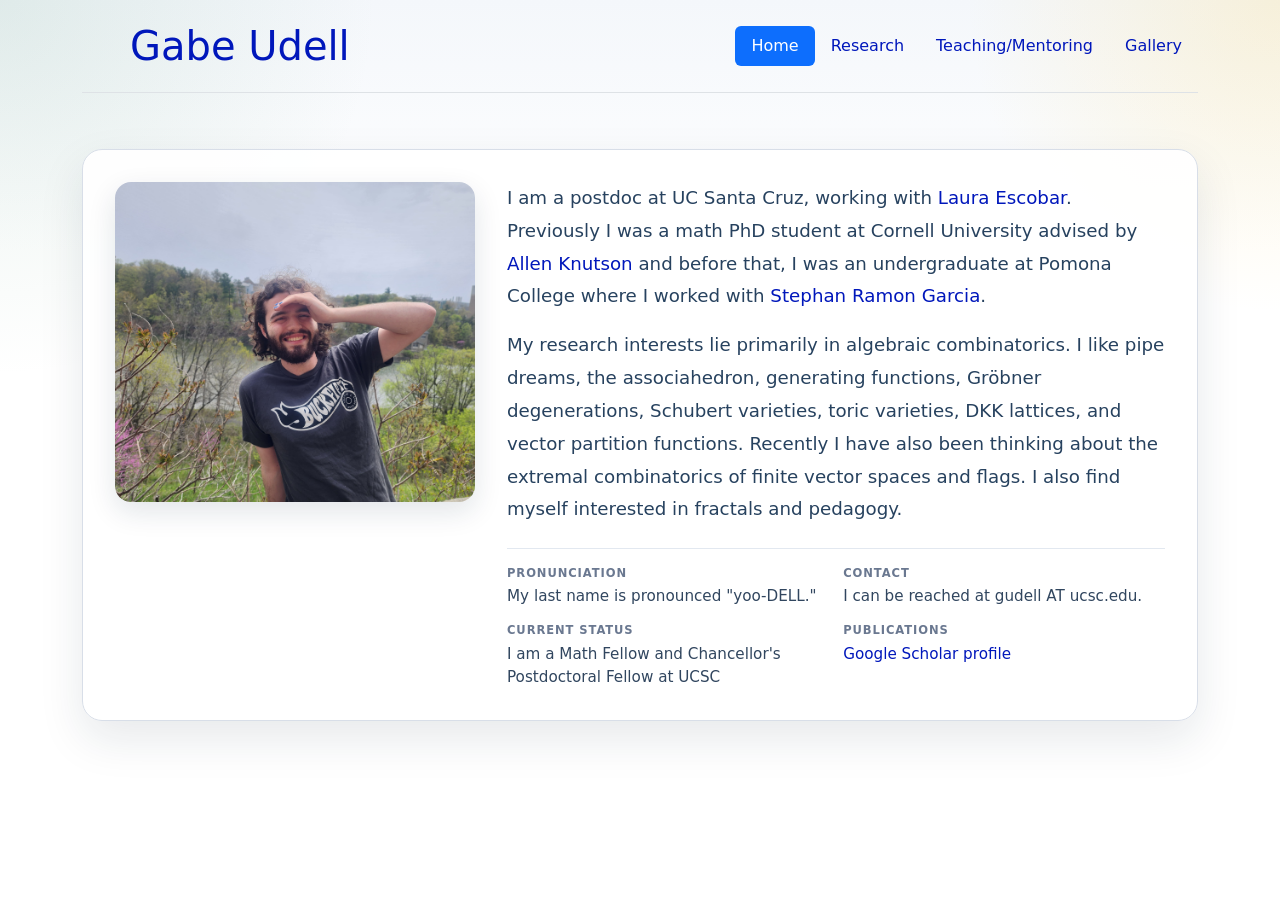
<file: index.html>
<!doctype html>
<html>
<head><!-- Required meta tags --><meta charset="utf-8"><meta name="viewport" content="width=device-width, initial-scale=1, shrink-to-fit=no"><!-- This page is using the Bootstrap framework. --><!-- Bootstrap lets you do much more than plain old HTML, --><!-- and makes web accessibility and mobile content easy. --><!-- To find out more visit: --><!-- https://getbootstrap.com/docs/5.0/getting-started/introduction/ --><!-- You can also just use regular HTML and it will work. --><!-- Bootstrap CSS -->
	<link href="bootstrap-5.3.0-alpha3-dist/bootstrap/css/bootstrap.min.css" rel="stylesheet" /><!-- DON'T FORGET TO UPDATE THE TITLE!! --><!-- this appears in the tab and bookmarks. -->
	<title>Gabe Udell | Cornell University | Algebraic Combinatorics</title>
	<meta name="description" content="Gabe Udell is a math PhD student at Cornell University working in algebraic combinatorics, with research interests including pipe dreams, associahedra, Schubert varieties, and related topics.">
	<link rel="canonical" href="https://gabeu.github.io/">
	<link href="headers.css" rel="stylesheet">

<meta name="google-site-verification" content="OomwAcx8gwDvaeLRgxo7z5mMYx9aObJ80CokUKabTtw" />
	
</head>
<body autocomplete="off" class="home-page">
<!--<p>This text is displayed if your browser does not support HTML5 Canvas. -->
 <!-- Option 1: jQuery and Bootstrap Bundle (includes Popper) --><!-- The following line enables inline math equations with mathjax. --><!-- The main tag inside your container is necessary for accessibility. --><!-- Put all content below this line. -->



 <div class="container">
    <header class="d-flex flex-wrap justify-content-between align-items-center py-3 mb-4 border-bottom">
      <a href="index.html" class="d-flex align-items-center mb-3 mb-md-0 me-md-auto link-body-emphasis text-decoration-none">
        <svg class="bi me-2" width="40" height="32"><use xlink:href="#bootstrap"/></svg>
        <span class="fs-1">Gabe Udell</span>
      </a>

      <ul class="nav nav-pills">
        <li class="nav-item"><a href="#" class="nav-link active" aria-current="page">Home</a></li>
        <li class="nav-item"><a href="Research.html" class="nav-link">Research</a></li>
        <li class="nav-item"><a href="Teaching.html" class="nav-link">Teaching/Mentoring</a></li>
	<li class="nav-item"><a href="Gallery.html" class="nav-link">Gallery</a></li>
	
      </ul>
    </header>
 </div>

 <main class="container home-shell">
   <h1 class="visually-hidden">Gabe Udell</h1>
   <section class="home-hero">
     <div class="home-card">
       <div class="home-content">
         <div class="home-grid">
           <div class="home-photo-wrap">
             <img class="home-photo" src="beebe.jpg" title="Shielding my eyes from the sun outside of Beebe Lake, at Cornell, Ithaca NY, 2022." alt="Portrait outside Beebe Lake at Cornell" loading="lazy" decoding="async">
           </div>
           <div>
             <!--<p class="home-lead">I am a math PhD student at Cornell University advised by <a href="https://pi.math.cornell.edu/~allenk/">Allen Knutson</a>. Before coming to Cornell I was an undergraduate at Pomona College where I worked with <a href="https://pages.pomona.edu/~sg064747/">Stephan Ramon Garcia</a>.</p>-->
             <div class="home-body">
              <p class="home-lead">I am a postdoc at UC Santa Cruz, working with <a href="https://sites.google.com/ucsc.edu/escobar">Laura Escobar</a>. Previously I was a math PhD student at Cornell University advised by <a href="https://pi.math.cornell.edu/~allenk/">Allen Knutson</a> and before that, I was an undergraduate at Pomona College where I worked with <a href="https://pages.pomona.edu/~sg064747/">Stephan Ramon Garcia</a>.</p>
               <p class="home-lead">My research interests lie primarily in algebraic combinatorics. I like pipe dreams, the associahedron, generating functions, Gr&ouml;bner degenerations, Schubert varieties, toric varieties, DKK lattices, and vector partition functions. Recently I have also been thinking about the extremal combinatorics of finite vector spaces and flags. I also find myself interested in fractals and pedagogy.</p>
             </div>
             <div class="home-meta">
               <div class="home-meta-item">
                 <span class="home-meta-label">Pronunciation</span>
                 <p>My last name is pronounced "yoo-DELL."</p>
               </div>
               <div class="home-meta-item">
                 <span class="home-meta-label">Contact</span>
                 <p>I can be reached at gudell AT ucsc.edu.</p>
               </div>
               <div class="home-meta-item">
                 <span class="home-meta-label">Current Status</span>
                 <p>I am a Math Fellow and Chancellor's Postdoctoral Fellow at UCSC</p>
               </div>
               <div class="home-meta-item">
                 <span class="home-meta-label">Publications</span>
                 <p><a href="https://scholar.google.com/citations?user=wmN-ZFkAAAAJ">Google Scholar profile</a></p>
               </div>
             </div>
           </div>
         </div>
       </div>
     </div>
   </section>
 </main>

</body>
</html>
</file>
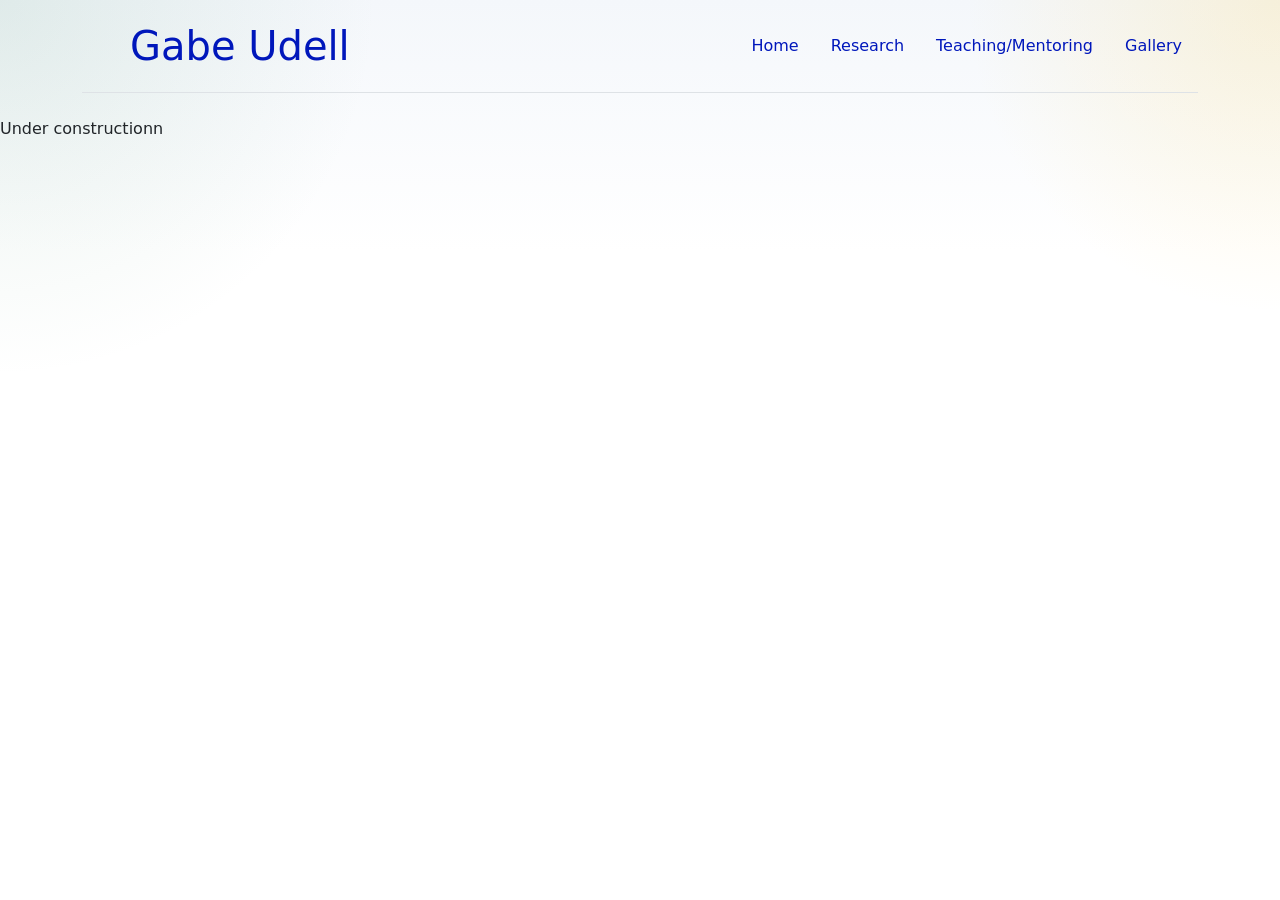
<file: Misc.html>
<!doctype html>
<html>
<head><!-- Required meta tags --><meta charset="utf-8"><meta name="viewport" content="width=device-width, initial-scale=1, shrink-to-fit=no"><!-- This page is using the Bootstrap framework. --><!-- Bootstrap lets you do much more than plain old HTML, --><!-- and makes web accessibility and mobile content easy. --><!-- To find out more visit: --><!-- https://getbootstrap.com/docs/5.0/getting-started/introduction/ --><!-- You can also just use regular HTML and it will work. --><!-- Bootstrap CSS -->
	<link href="bootstrap-5.3.0-alpha3-dist/bootstrap/css/bootstrap.min.css" rel="stylesheet" /><!-- DON'T FORGET TO UPDATE THE TITLE!! --><!-- this appears in the tab and bookmarks. -->
	<title>Gabe Udell</title>
	<link href="headers.css" rel="stylesheet">


	
</head>
<body autocomplete="off">
<!--<p>This text is displayed if your browser does not support HTML5 Canvas. -->
 <!-- Option 1: jQuery and Bootstrap Bundle (includes Popper) --><!-- The following line enables inline math equations with mathjax. --><!-- The main tag inside your container is necessary for accessibility. --><!-- Put all content below this line. -->



 <div class="container">
    <header class="d-flex flex-wrap justify-content-between align-items-center py-3 mb-4 border-bottom">
      <a href="index.html" class="d-flex align-items-center mb-3 mb-md-0 me-md-auto link-body-emphasis text-decoration-none">
        <svg class="bi me-2" width="40" height="32"><use xlink:href="#bootstrap"/></svg>
        <span class="fs-1">Gabe Udell</span>
      </a>

      <ul class="nav nav-pills">
        <li class="nav-item"><a href="index.html" class="nav-link">Home</a></li>
        <li class="nav-item"><a href="Research.html" class="nav-link">Research</a></li>
        <li class="nav-item"><a href="Teaching.html" class="nav-link">Teaching/Mentoring</a></li>
	<li class="nav-item"><a href="Gallery.html" class="nav-link">Gallery</a></li>
      </ul>
    </header>
 </div>

Under constructionn
      



 
</body>
</html>
</file>
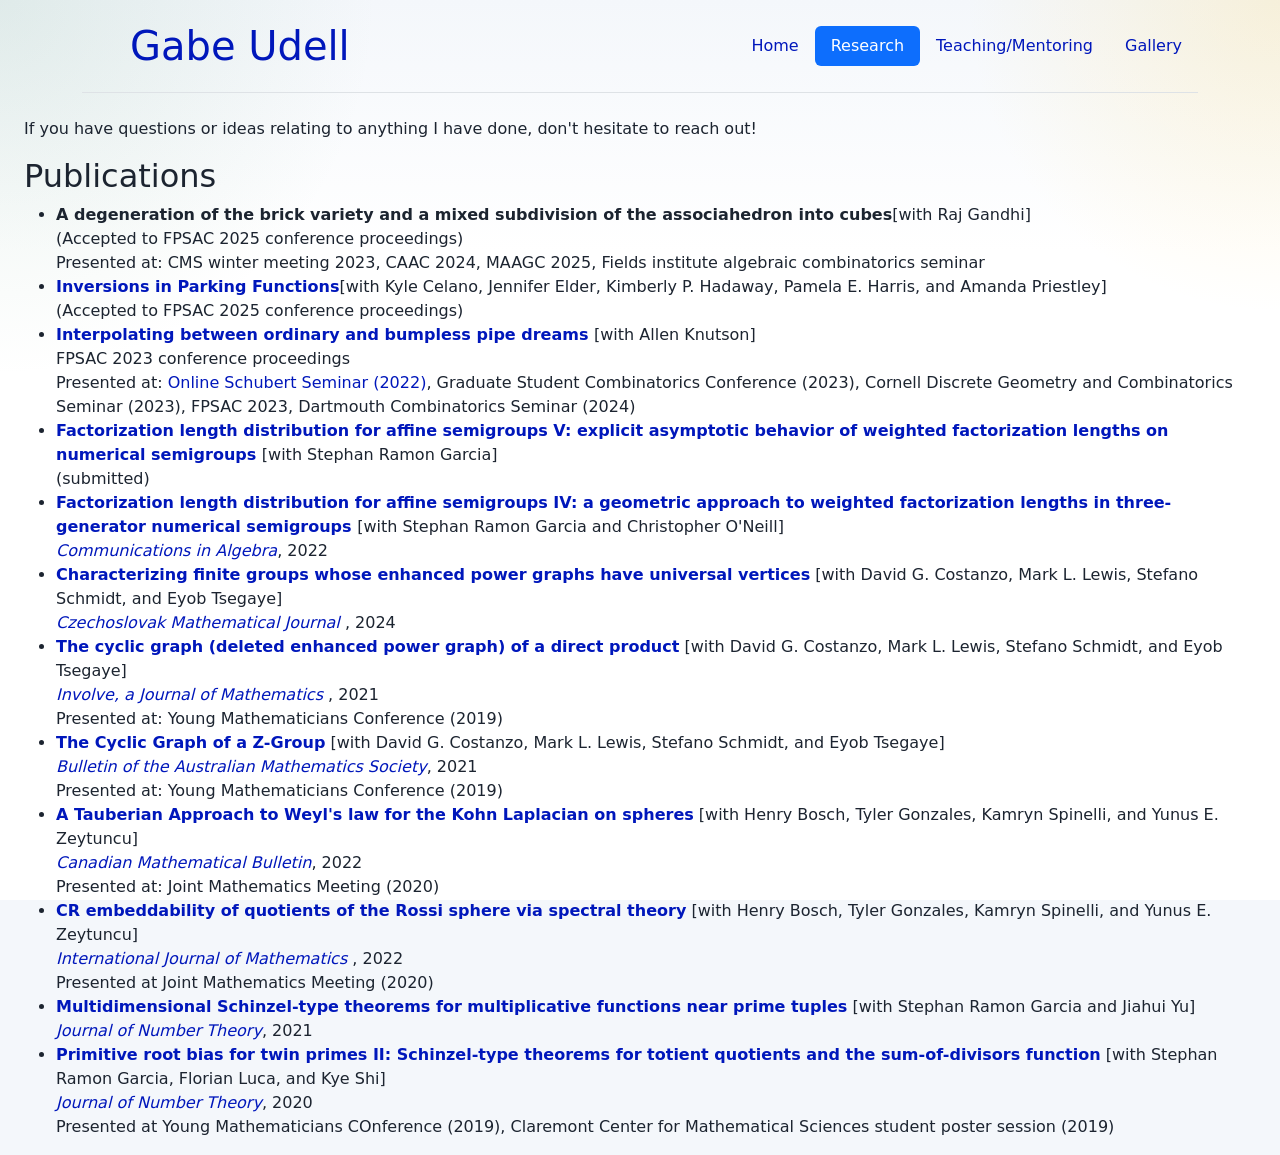
<file: Research.html>
<!doctype html>
<html>
<head><!-- Required meta tags --><meta charset="utf-8"><meta name="viewport" content="width=device-width, initial-scale=1, shrink-to-fit=no"><!-- This page is using the Bootstrap framework. --><!-- Bootstrap lets you do much more than plain old HTML, --><!-- and makes web accessibility and mobile content easy. --><!-- To find out more visit: --><!-- https://getbootstrap.com/docs/5.0/getting-started/introduction/ --><!-- You can also just use regular HTML and it will work. --><!-- Bootstrap CSS -->
	<link href="bootstrap-5.3.0-alpha3-dist/bootstrap/css/bootstrap.min.css" rel="stylesheet" /><!-- DON'T FORGET TO UPDATE THE TITLE!! --><!-- this appears in the tab and bookmarks. -->
	<title>Gabe Udell | Research</title>
	<meta name="description" content="Research page for Gabe Udell, including publications, preprints, and talks in algebraic combinatorics, numerical semigroups, and related areas.">
	<link rel="canonical" href="https://gabeu.github.io/Research.html">
	<link href="headers.css" rel="stylesheet">


	
</head>
<body autocomplete="off" class="profile-page">
<!--<p>This text is displayed if your browser does not support HTML5 Canvas. -->
 <!-- Option 1: jQuery and Bootstrap Bundle (includes Popper) --><!-- The following line enables inline math equations with mathjax. --><!-- The main tag inside your container is necessary for accessibility. --><!-- Put all content below this line. -->



 <div class="container">
    <header class="d-flex flex-wrap justify-content-between align-items-center py-3 mb-4 border-bottom">
      <a href="index.html" class="d-flex align-items-center mb-3 mb-md-0 me-md-auto link-body-emphasis text-decoration-none">
        <svg class="bi me-2" width="40" height="32"><use xlink:href="#bootstrap"/></svg>
        <span class="fs-1">Gabe Udell</span>
      </a>

      <ul class="nav nav-pills">
        <li class="nav-item"><a href="index.html" class="nav-link" aria-current="page">Home</a></li>
        <li class="nav-item"><a href="Research.html" class="nav-link active" aria-current="page">Research</a></li>
        <li class="nav-item"><a href="Teaching.html" class="nav-link">Teaching/Mentoring</a></li>
	<li class="nav-item"><a href="Gallery.html" class="nav-link">Gallery</a></li>
      </ul>
    </header>
 </div>

<h1 class="visually-hidden">Research by Gabe Udell</h1>
<p>If you have questions or ideas relating to anything I have done, don't hesitate to reach out!</p>
 
 <h2>Publications</h2>
 <ul>

   <li><b>A degeneration of the brick variety and a mixed subdivision of the associahedron into cubes</b>[with Raj Gandhi]
     <br> (Accepted to FPSAC 2025 conference proceedings)
     <br> Presented at: CMS winter meeting 2023, CAAC 2024, MAAGC 2025, Fields institute algebraic combinatorics seminar
   </li>

   <li><b><a href="https://arxiv.org/abs/2508.11587">Inversions in Parking Functions</a></b>[with Kyle Celano, Jennifer Elder, Kimberly P. Hadaway, Pamela E. Harris, and  Amanda Priestley]
     <br>(Accepted to FPSAC 2025 conference proceedings)
   </li>
   
   
  <li><b><a href="https://www.mat.univie.ac.at/~slc/wpapers/FPSAC2023/89.pdf">Interpolating between ordinary and bumpless pipe dreams </a></b> [with Allen Knutson]
    <br> FPSAC 2023 conference proceedings
    <br> Presented at: <a href="https://youtu.be/C8xARISi_X0"> Online Schubert Seminar (2022)</a>,  Graduate Student Combinatorics Conference (2023), Cornell Discrete Geometry and Combinatorics Seminar (2023), FPSAC 2023, Dartmouth Combinatorics Seminar (2024)
  </li>

  <li><b><a href="https://arxiv.org/abs/2503.01027">Factorization length distribution for affine semigroups V: explicit asymptotic behavior of weighted factorization lengths on numerical semigroups
</a></b> [with Stephan Ramon Garcia]
    <br> (submitted)
  </li>

    
  <li><b><a href="https://arxiv.org/abs/2108.06063">Factorization length distribution for affine semigroups IV: a geometric approach to weighted factorization lengths in three-generator numerical semigroups </a></b>
    [with Stephan Ramon Garcia and Christopher O'Neill]
    <br> <i><a href="https://www.tandfonline.com/doi/abs/10.1080/00927872.2022.2034837">Communications in Algebra</a></i>,  2022 
  </li>

  <li><b><a href="https://arxiv.org/abs/2402.06157">Characterizing finite groups whose enhanced power graphs have universal vertices</a></b> [with David G. Costanzo, Mark L. Lewis, Stefano Schmidt, and Eyob Tsegaye]
    <br> <i> <a href="https://link.springer.com/article/10.21136/CMJ.2024.0065-24">Czechoslovak Mathematical Journal</a> </i>, 2024
    </li>
  
  <li><b><a href="https://arxiv.org/abs/2005.05828">The cyclic graph (deleted enhanced power graph) of a direct product</a></b> [with David G. Costanzo, Mark L. Lewis, Stefano Schmidt, and Eyob Tsegaye]
    <br> <i><a href="https://projecteuclid.org/journals/involve-a-journal-of-mathematics/volume-14/issue-1/The-cyclic-graph-deleted-enhanced-power-graph-of-a-direct/10.2140/involve.2021.14.167.short">Involve, a Journal of Mathematics </a></i>,  2021
    <br> Presented at: Young Mathematicians Conference (2019)
  </li>

  <li><b><a href = "https://arxiv.org/abs/2008.07322">The Cyclic Graph of a Z-Group</a></b> [with David G. Costanzo, Mark L. Lewis, Stefano Schmidt, and Eyob Tsegaye]
	<br> <i><a href="https://www.cambridge.org/core/journals/bulletin-of-the-australian-mathematical-society/article/abs/cyclic-graph-of-a-zgroup/195DEB6A3F0F5CBC0E2E1F54CE1CF6A3">Bulletin of the Australian Mathematics Society</a></i>,  2021
	<br> Presented at: Young Mathematicians Conference (2019)
  </li>

  <li><b><a href="https://arxiv.org/abs/2010.04568"> A Tauberian Approach to Weyl's law for the Kohn Laplacian on spheres</a></b> [with Henry Bosch, Tyler Gonzales, Kamryn Spinelli, and Yunus E. Zeytuncu]
    <br><i><a href="https://www.cambridge.org/core/journals/canadian-mathematical-bulletin/article/abs/tauberian-approach-to-weyls-law-for-the-kohn-laplacian-on-spheres/6416669B09A504A1572091F7304C9E95">Canadian Mathematical Bulletin</a></i>, 2022
    <br> Presented at: Joint Mathematics Meeting (2020)
  </li>

  <li><b><a href="https://arxiv.org/abs/2110.12413">CR embeddability of quotients of the Rossi sphere via spectral theory</a></b>  [with Henry Bosch, Tyler Gonzales, Kamryn Spinelli, and Yunus E. Zeytuncu]
    <br> <i><a href="https://doi.org/10.1142/S0129167X22500148">International Journal of Mathematics </a> </i>,  2022
    <br> Presented at Joint Mathematics Meeting (2020)
  </li>

  <li><b><a href="https://arxiv.org/abs/2004.13208">Multidimensional Schinzel-type theorems for multiplicative functions near prime tuples</a></b> [with Stephan Ramon Garcia and Jiahui Yu]
    <br><i><a href="https://doi.org/10.1016/j.jnt.2020.09.012">Journal of Number Theory</a></i>, 2021
  </li>

  <li><b><a href="https://arxiv.org/abs/1906.05927">Primitive root bias for twin primes II: Schinzel-type theorems for totient quotients and the sum-of-divisors function</a></b> [with Stephan Ramon Garcia, Florian Luca, and Kye Shi]
    <br> <i><a href="https://doi.org/10.1016/j.jnt.2019.08.003">Journal of Number Theory</a></i>, 2020
    <br> Presented at Young Mathematicians COnference (2019), Claremont Center for Mathematical Sciences student poster session (2019)
  </li>
 </ul>

</body>
</html>
</file>
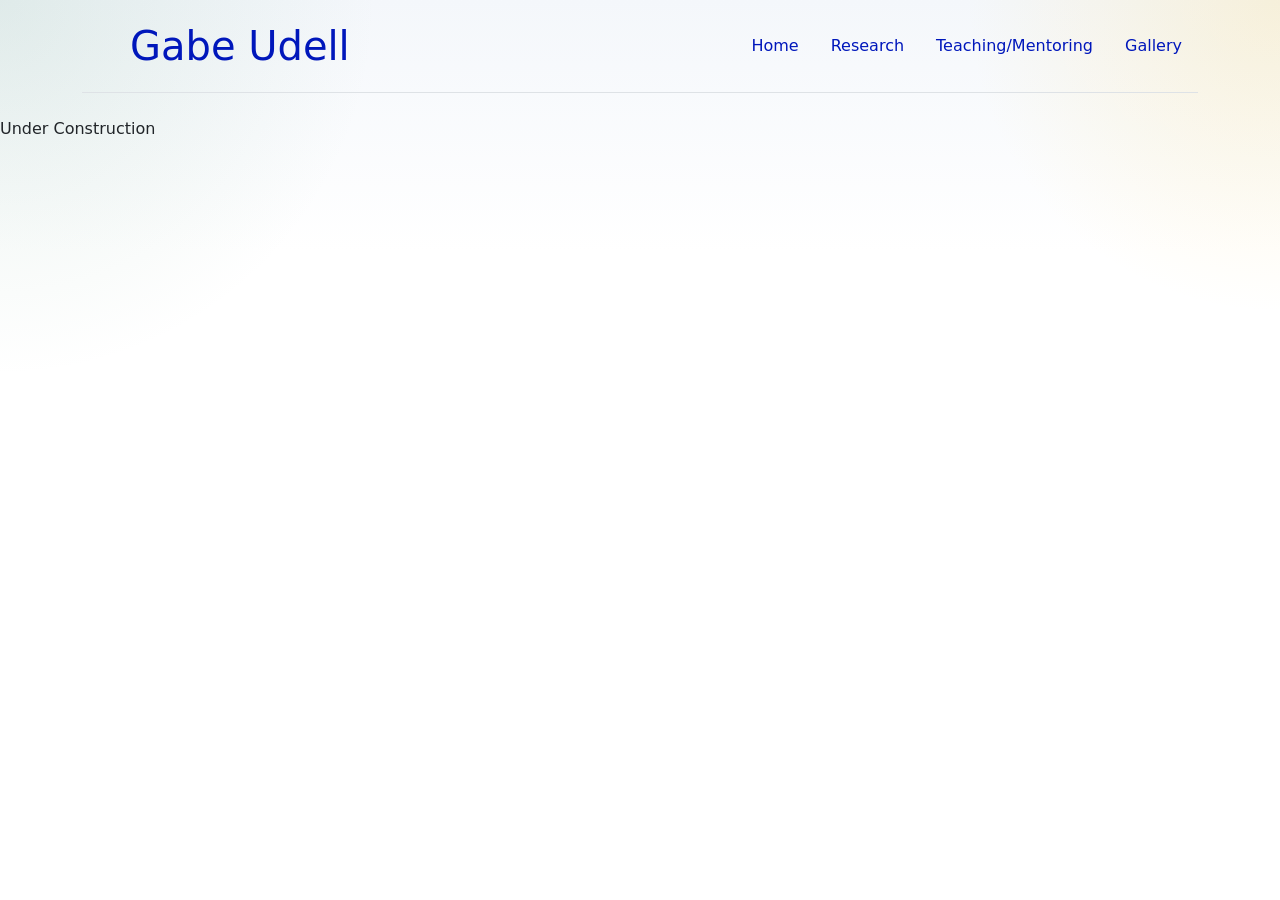
<file: Resources.html>
<!doctype html>
<html>
<head><!-- Required meta tags --><meta charset="utf-8"><meta name="viewport" content="width=device-width, initial-scale=1, shrink-to-fit=no"><!-- This page is using the Bootstrap framework. --><!-- Bootstrap lets you do much more than plain old HTML, --><!-- and makes web accessibility and mobile content easy. --><!-- To find out more visit: --><!-- https://getbootstrap.com/docs/5.0/getting-started/introduction/ --><!-- You can also just use regular HTML and it will work. --><!-- Bootstrap CSS -->
	<link href="bootstrap-5.3.0-alpha3-dist/bootstrap/css/bootstrap.min.css" rel="stylesheet" /><!-- DON'T FORGET TO UPDATE THE TITLE!! --><!-- this appears in the tab and bookmarks. -->
	<title>Gabe Udell</title>
	<link href="headers.css" rel="stylesheet">


	
</head>
<body autocomplete="off">
<!--<p>This text is displayed if your browser does not support HTML5 Canvas. -->
 <!-- Option 1: jQuery and Bootstrap Bundle (includes Popper) --><!-- The following line enables inline math equations with mathjax. --><!-- The main tag inside your container is necessary for accessibility. --><!-- Put all content below this line. -->



 <div class="container">
    <header class="d-flex flex-wrap justify-content-between align-items-center py-3 mb-4 border-bottom">
      <a href="index.html" class="d-flex align-items-center mb-3 mb-md-0 me-md-auto link-body-emphasis text-decoration-none">
        <svg class="bi me-2" width="40" height="32"><use xlink:href="#bootstrap"/></svg>
        <span class="fs-1">Gabe Udell</span>
      </a>

      <ul class="nav nav-pills">
        <li class="nav-item"><a href="index.html" class="nav-link">Home</a></li>
        <li class="nav-item"><a href="Research.html" class="nav-link">Research</a></li>
        <li class="nav-item"><a href="Teaching.html" class="nav-link">Teaching/Mentoring</a></li>
	<li class="nav-item"><a href="Gallery.html" class="nav-link">Gallery</a></li>
      </ul>
    </header>
 </div>


Under Construction      



 
</body>
</html>
</file>
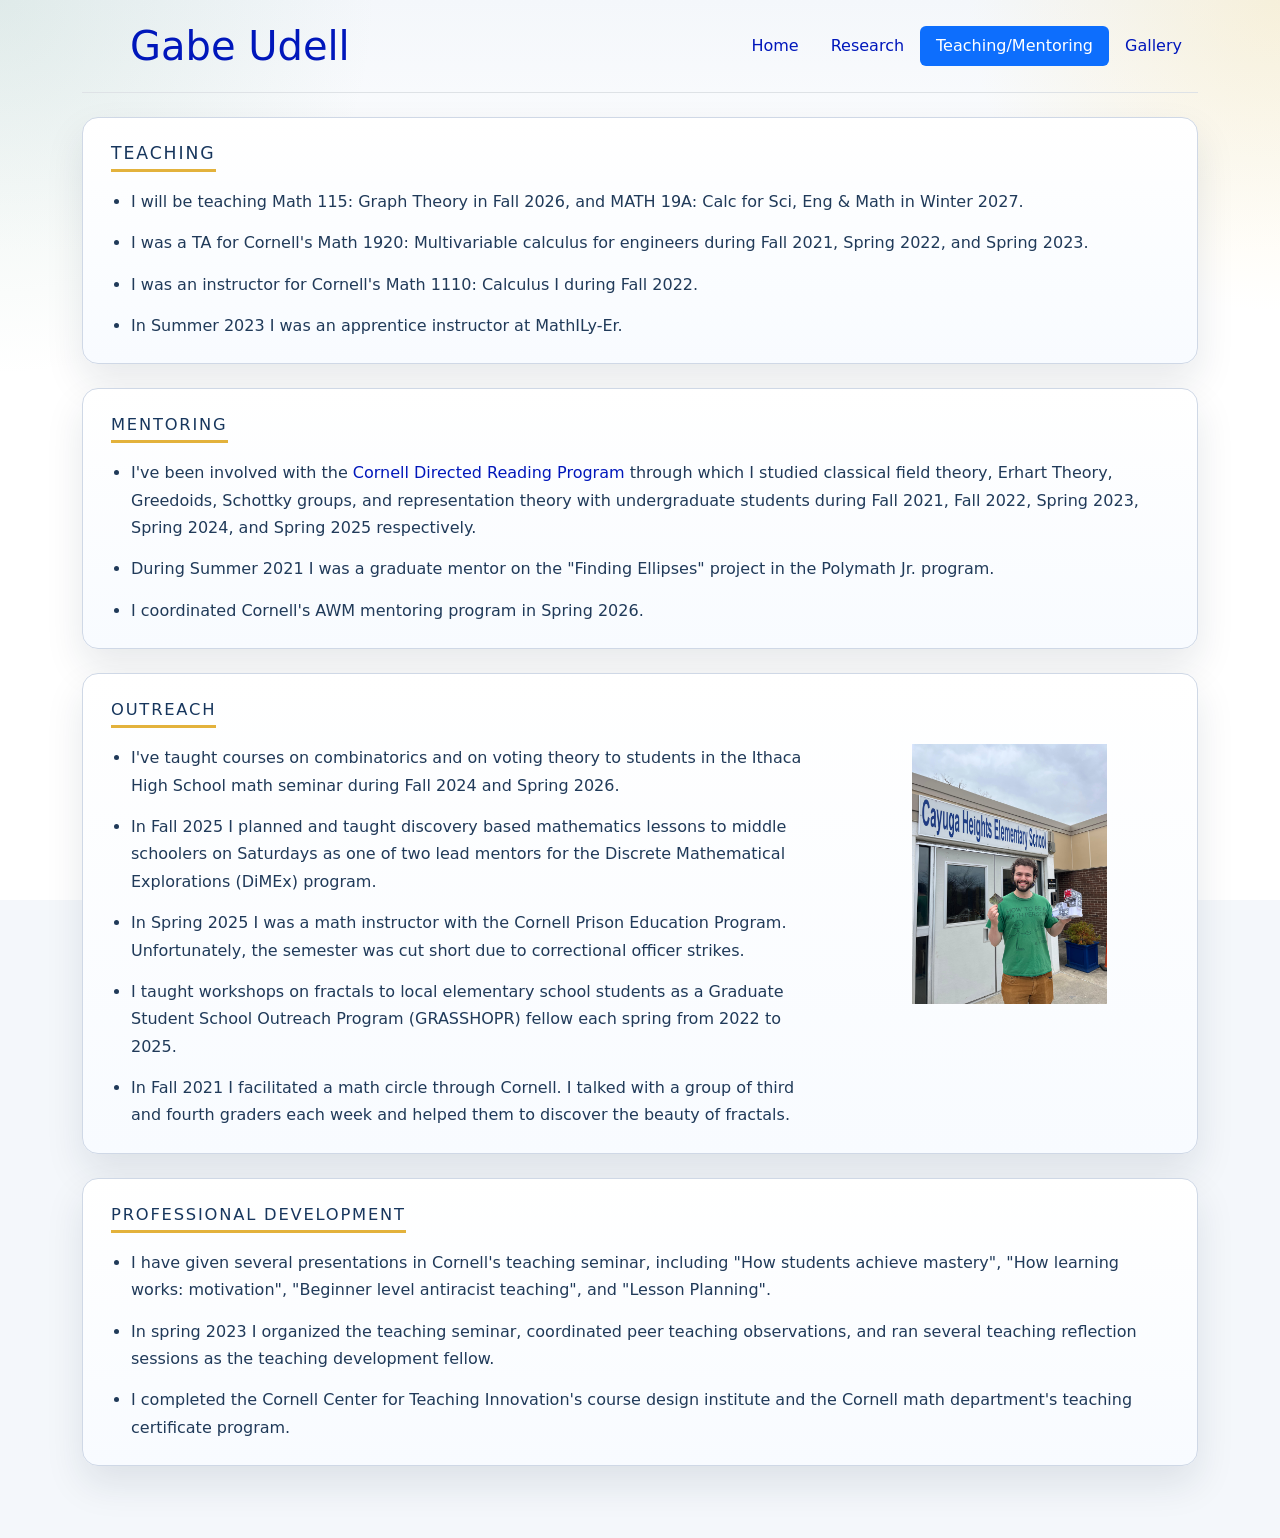
<file: Teaching.html>
<!doctype html>
<html>
<head><!-- Required meta tags --><meta charset="utf-8"><meta name="viewport" content="width=device-width, initial-scale=1, shrink-to-fit=no"><!-- This page is using the Bootstrap framework. --><!-- Bootstrap lets you do much more than plain old HTML, --><!-- and makes web accessibility and mobile content easy. --><!-- To find out more visit: --><!-- https://getbootstrap.com/docs/5.0/getting-started/introduction/ --><!-- You can also just use regular HTML and it will work. --><!-- Bootstrap CSS -->
	<link href="bootstrap-5.3.0-alpha3-dist/bootstrap/css/bootstrap.min.css" rel="stylesheet" /><!-- DON'T FORGET TO UPDATE THE TITLE!! --><!-- this appears in the tab and bookmarks. -->
	<title>Gabe Udell | Teaching and Mentoring</title>
	<meta name="description" content="Teaching, mentoring, outreach, and professional development by Gabe Udell, including Cornell teaching experience, directed reading, outreach, and curriculum work.">
	<link rel="canonical" href="https://gabeu.github.io/Teaching.html">
	<link href="headers.css" rel="stylesheet">


	
</head>
<body autocomplete="off" class="profile-page">
<!--<p>This text is displayed if your browser does not support HTML5 Canvas. -->
 <!-- Option 1: jQuery and Bootstrap Bundle (includes Popper) --><!-- The following line enables inline math equations with mathjax. --><!-- The main tag inside your container is necessary for accessibility. --><!-- Put all content below this line. -->



 <div class="container">
    <header class="d-flex flex-wrap justify-content-between align-items-center py-3 mb-4 border-bottom">
      <a href="index.html" class="d-flex align-items-center mb-3 mb-md-0 me-md-auto link-body-emphasis text-decoration-none">
        <svg class="bi me-2" width="40" height="32"><use xlink:href="#bootstrap"/></svg>
        <span class="fs-1">Gabe Udell</span>
      </a>

      <ul class="nav nav-pills">
        <li class="nav-item"><a href="index.html" class="nav-link">Home</a></li>
        <li class="nav-item"><a href="Research.html" class="nav-link">Research</a></li>
        <li class="nav-item"><a href="#" class="nav-link active" aria-current="page">Teaching/Mentoring</a></li>
	<li class="nav-item"><a href="Gallery.html" class="nav-link">Gallery</a></li>
      </ul>
    </header>
 </div>
 <main class="container profile-shell">
   <section class="profile-section">
     <h1>Teaching</h1>
     <ul class="profile-list">
      <li>I will be teaching Math 115: Graph Theory in Fall 2026, and MATH 19A: Calc for Sci, Eng & Math in Winter 2027. </li>
       <li>I was a TA for Cornell's Math 1920: Multivariable calculus for engineers during Fall 2021, Spring 2022, and Spring 2023.</li>
       <li>I was an instructor for Cornell's Math 1110: Calculus I during Fall 2022.</li>
       <li>In Summer 2023 I was an apprentice instructor at MathILy-Er.</li>
     </ul>
   </section>

   <section class="profile-section">
     <h2>Mentoring</h2>
     <ul class="profile-list">
       <li>I've been involved with the <a href="https://sites.google.com/cornell.edu/cornell-drp">Cornell Directed Reading Program</a> through which I studied classical field theory, Erhart Theory, Greedoids, Schottky groups, and representation theory with undergraduate students during Fall 2021, Fall 2022, Spring 2023, Spring 2024, and Spring 2025 respectively.</li>
       <li>During Summer 2021 I was a graduate mentor on the "Finding Ellipses" project in the Polymath Jr. program.</li>
       <li>I coordinated Cornell's AWM mentoring program in Spring 2026.   </li>
     </ul>
   </section>

   <section class="profile-section">
     <h2>Outreach</h2>
     <div class="profile-intro-grid">
       <ul class="profile-list">
          <li>I've taught courses on combinatorics and on voting theory to students in the Ithaca High School math seminar during Fall 2024 and Spring 2026.</li>
          <li>In Fall 2025 I planned and taught discovery based mathematics lessons to middle schoolers on Saturdays as one of two lead mentors for the Discrete Mathematical Explorations (DiMEx) program.</li>

          <li>In Spring 2025 I was a math instructor with the Cornell Prison Education Program. Unfortunately, the semester was cut short due to correctional officer strikes.</li>
          <li> I taught workshops on fractals to local elementary school students as a Graduate Student School Outreach Program (GRASSHOPR) fellow each spring from 2022 to 2025.</li>
         <li> In Fall 2021 I facilitated a math circle through Cornell. I talked with a group of third and fourth graders each week and helped them to discover the beauty of fractals.</li>
       </ul>
       <figure class="profile-photo">
         <img src="Cayuga.jpg" alt="Teaching a workshop at Cayuga Heights Elementary School" loading="lazy" decoding="async">
       </figure>
     </div>
   </section>

   <section class="profile-section">
     <h2>Professional Development</h2>
     <ul class="profile-list">
       <li>I have given several presentations in Cornell's teaching seminar, including "How students achieve mastery", "How learning works: motivation", "Beginner level antiracist teaching", and "Lesson Planning".</li>
       <li>In spring 2023 I organized the teaching seminar, coordinated peer teaching observations, and ran several teaching reflection sessions as the teaching development fellow.</li>
       <li>I completed the Cornell Center for Teaching Innovation's course design institute and the Cornell math department's teaching certificate program.</li>
     </ul>
   </section>
 </main>

</body>
</html>
</file>
<file: headers.css>
.form-control-dark {
  border-color: var(--bs-gray);
}
.form-control-dark:focus {
  border-color: #fff;
  box-shadow: 0 0 0 .25rem rgba(255, 255, 255, .25);
}

.text-small {
  font-size: 85%;
}

.dropdown-toggle:not(:focus) {
  outline: 0;
}

.bi {
  vertical-align: -0.125em;
  fill: currentColor;
}

a:link {
  color: #0017bb;
  background-color: transparent;
  text-decoration: none;
}

a:visited {
  color: #001799;
  background-color: transparent;
  text-decoration: none;
}

a:hover {
  color: #eab500;
  background-color: transparent;
  text-decoration: underline;
}

a:active {
  color: #001764;
  background-color: transparent;
  text-decoration: underline;
}

article {
  float: left;
  padding: 30px;
  text-align: left;
  width: 70%;
}

aside {
  float: left;
}

html {
  background:
    radial-gradient(circle at top right, rgba(255, 214, 102, 0.22), transparent 20%),
    radial-gradient(circle at top left, rgba(129, 178, 154, 0.18), transparent 24%),
    linear-gradient(180deg, #f4f7fb 0%, #ffffff 28%, #ffffff 100%);
  background-repeat: no-repeat, no-repeat, no-repeat;
  background-attachment: fixed, fixed, fixed;
  background-color: #f4f7fb;
  overflow-y: scroll;
}

body {
  min-height: 100vh;
  background: transparent;
  background-color: transparent;
}

.gallery-page {
  margin-left: 24px;
  margin-right: 24px;
  color: #1c2430;
}

.gallery-intro {
  max-width: 56rem;
  margin: 0 auto 2rem;
  font-size: 1.05rem;
}

.gallery-section {
  margin-bottom: 3rem;
  padding: 1.5rem;
  border: 1px solid #d8dee8;
  border-radius: 1rem;
  background: linear-gradient(180deg, #ffffff 0%, #f7f9fc 100%);
  box-shadow: 0 12px 32px rgba(18, 38, 63, 0.08);
}

.gallery-section h2 {
  margin-bottom: 0.5rem;
}

.gallery-section p {
  margin-bottom: 1.5rem;
}

.gallery-card {
  border: 1px solid #d8dee8;
  border-radius: 0.9rem;
  background: #fff;
  box-shadow: 0 8px 24px rgba(18, 38, 63, 0.08);
  overflow: hidden;
}

.gallery-card-link {
  display: block;
  color: inherit;
  text-decoration: none;
}

.gallery-card-media {
  display: flex;
  align-items: center;
  justify-content: center;
  min-height: 220px;
  padding: 1rem;
  background: linear-gradient(180deg, #f8fbff 0%, #eef3f9 100%);
}

.gallery-card img,
.gallery-card embed {
  max-width: 100%;
  max-height: 260px;
  width: auto;
  height: auto;
  display: block;
  object-fit: contain;
}

.gallery-card figcaption {
  margin: 0;
  padding: 1rem 1rem 1.1rem;
  font-size: 0.95rem;
  line-height: 1.45;
  color: #3d4958;
  background: #fff;
  border-top: 1px solid #e3e8ef;
  max-height: 0;
  padding-top: 0;
  padding-bottom: 0;
  opacity: 0;
  transform: translateY(12px);
  overflow: hidden;
  transition: max-height 180ms ease, padding 180ms ease, opacity 180ms ease, transform 180ms ease;
}

.gallery-card:hover figcaption,
.gallery-card:focus-within figcaption {
  max-height: 22rem;
  padding-top: 1rem;
  padding-bottom: 1.1rem;
  opacity: 1;
  transform: translateY(0);
}

.gallery-card-wide .gallery-card-media {
  min-height: 320px;
}

.gallery-card-wide img {
  max-height: none;
  width: 100%;
}

.gallery-card-narrow {
  width: 70%;
}

@media (max-width: 767.98px) {
  .gallery-page {
    margin-left: 12px;
    margin-right: 12px;
  }

  .gallery-section {
    padding: 1rem;
  }

  .gallery-card-narrow {
    width: 100%;
  }
}

@media (hover: none) {
  .gallery-card figcaption {
    max-height: 22rem;
    padding-top: 1rem;
    padding-bottom: 1.1rem;
    opacity: 1;
    transform: translateY(0);
  }
}

.home-page {
  margin-left: 24px;
  margin-right: 24px;
  color: #1c2430;
}

.home-shell {
  padding-bottom: 3rem;
}

.home-hero {
  padding: 2rem 0 0.5rem;
}

.home-card {
  border: 1px solid #d8dee8;
  border-radius: 1.25rem;
  background: rgba(255, 255, 255, 0.92);
  box-shadow: 0 18px 45px rgba(18, 38, 63, 0.1);
  overflow: hidden;
}

.home-content {
  padding: 2rem;
}

.home-grid {
  display: grid;
  grid-template-columns: minmax(260px, 360px) minmax(0, 1fr);
  gap: 2rem;
  align-items: start;
}

.home-photo-wrap {
  position: relative;
}

.home-photo {
  width: 100%;
  min-height: 320px;
  border-radius: 1rem;
  object-fit: cover;
  display: block;
  box-shadow: 0 10px 28px rgba(18, 38, 63, 0.12);
}

.home-lead {
  margin-bottom: 1.1rem;
  font-size: 1.14rem;
  line-height: 1.75;
  color: #294261;
}

.home-body {
  display: grid;
  gap: 1rem;
}

.home-body p {
  margin: 0;
  line-height: 1.8;
  color: #27425f;
}

.home-meta {
  display: grid;
  grid-template-columns: repeat(2, minmax(0, 1fr));
  gap: 0.9rem;
  margin-top: 1.35rem;
  padding-top: 1rem;
  border-top: 1px solid #e2e8f0;
}

.home-meta-item {
  padding: 0;
  border: 0;
  border-radius: 0;
  background: transparent;
}

.home-meta-label {
  display: block;
  margin-bottom: 0.2rem;
  font-size: 0.72rem;
  font-weight: 700;
  letter-spacing: 0.08em;
  text-transform: uppercase;
  color: #6a7890;
}

.home-meta-item p {
  margin-bottom: 0;
  line-height: 1.5;
  font-size: 0.95rem;
  color: #31465f;
}

@media (max-width: 991.98px) {
  .home-content {
    padding: 1.5rem;
  }

  .home-grid {
    grid-template-columns: 1fr;
    gap: 1.5rem;
  }

  .home-meta {
    grid-template-columns: 1fr;
  }
}

@media (max-width: 767.98px) {
  .home-page {
    margin-left: 12px;
    margin-right: 12px;
  }

  .home-photo {
    min-height: 260px;
  }

  .home-content {
    padding: 1.25rem;
  }
}

.profile-page {
  margin-left: 24px;
  margin-right: 24px;
  color: #1c2430;
}

.profile-shell {
  padding-bottom: 3rem;
}

.profile-section {
  margin-bottom: 1.5rem;
  padding: 1.5rem 1.75rem;
  border: 1px solid #cfd8e6;
  border-radius: 1rem;
  background: linear-gradient(180deg, #ffffff 0%, #f8fbff 100%);
  box-shadow: 0 18px 38px rgba(18, 38, 63, 0.1);
}

.profile-section h2 {
  display: inline-block;
  margin-bottom: 1rem;
  padding-bottom: 0.35rem;
  font-size: 1.02rem;
  text-transform: uppercase;
  letter-spacing: 0.11em;
  color: #17365d;
  border-bottom: 3px solid #e3b23c;
}

.profile-section h1 {
  display: inline-block;
  margin-bottom: 1rem;
  padding-bottom: 0.35rem;
  font-size: 1.08rem;
  text-transform: uppercase;
  letter-spacing: 0.11em;
  color: #17365d;
  border-bottom: 3px solid #e3b23c;
}

.profile-intro-grid {
  display: grid;
  grid-template-columns: minmax(0, 1fr) 320px;
  gap: 1.25rem;
  align-items: start;
}

.profile-photo {
  margin: 0;
  border: 0;
  border-radius: 0;
  overflow: visible;
  background: transparent;
}

.profile-photo img {
  display: block;
  width: 100%;
  max-height: 260px;
  padding: 0;
  object-fit: contain;
}

.profile-list {
  margin: 0;
  padding-left: 1.25rem;
}

.profile-list li {
  margin-bottom: 0.85rem;
  line-height: 1.72;
  color: #203a59;
}

.profile-list li:last-child {
  margin-bottom: 0;
}

@media (max-width: 767.98px) {
  .profile-page {
    margin-left: 12px;
    margin-right: 12px;
  }

  .profile-section {
    padding: 1.2rem 1.25rem;
  }
}

@media (max-width: 991.98px) {
  .profile-intro-grid {
    grid-template-columns: 1fr;
  }

  .profile-photo {
    max-width: 320px;
  }
}
</file>
